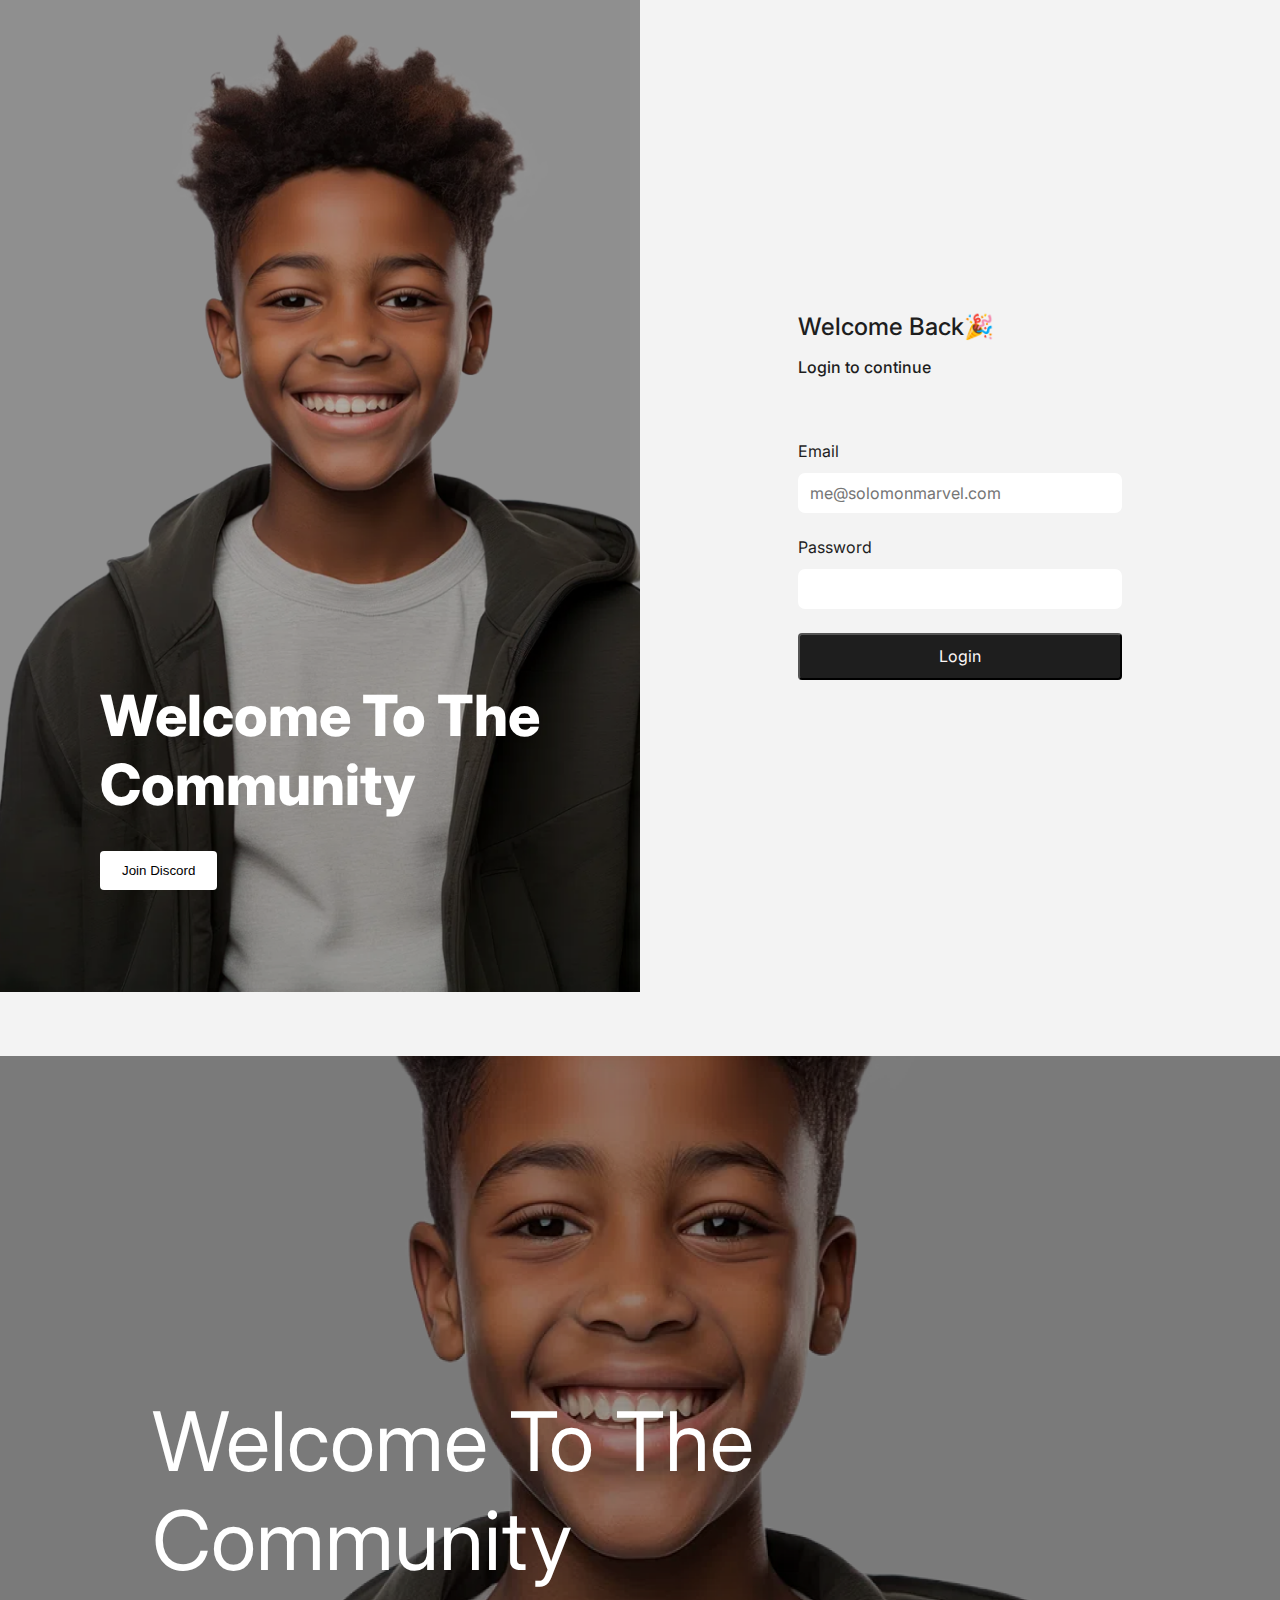
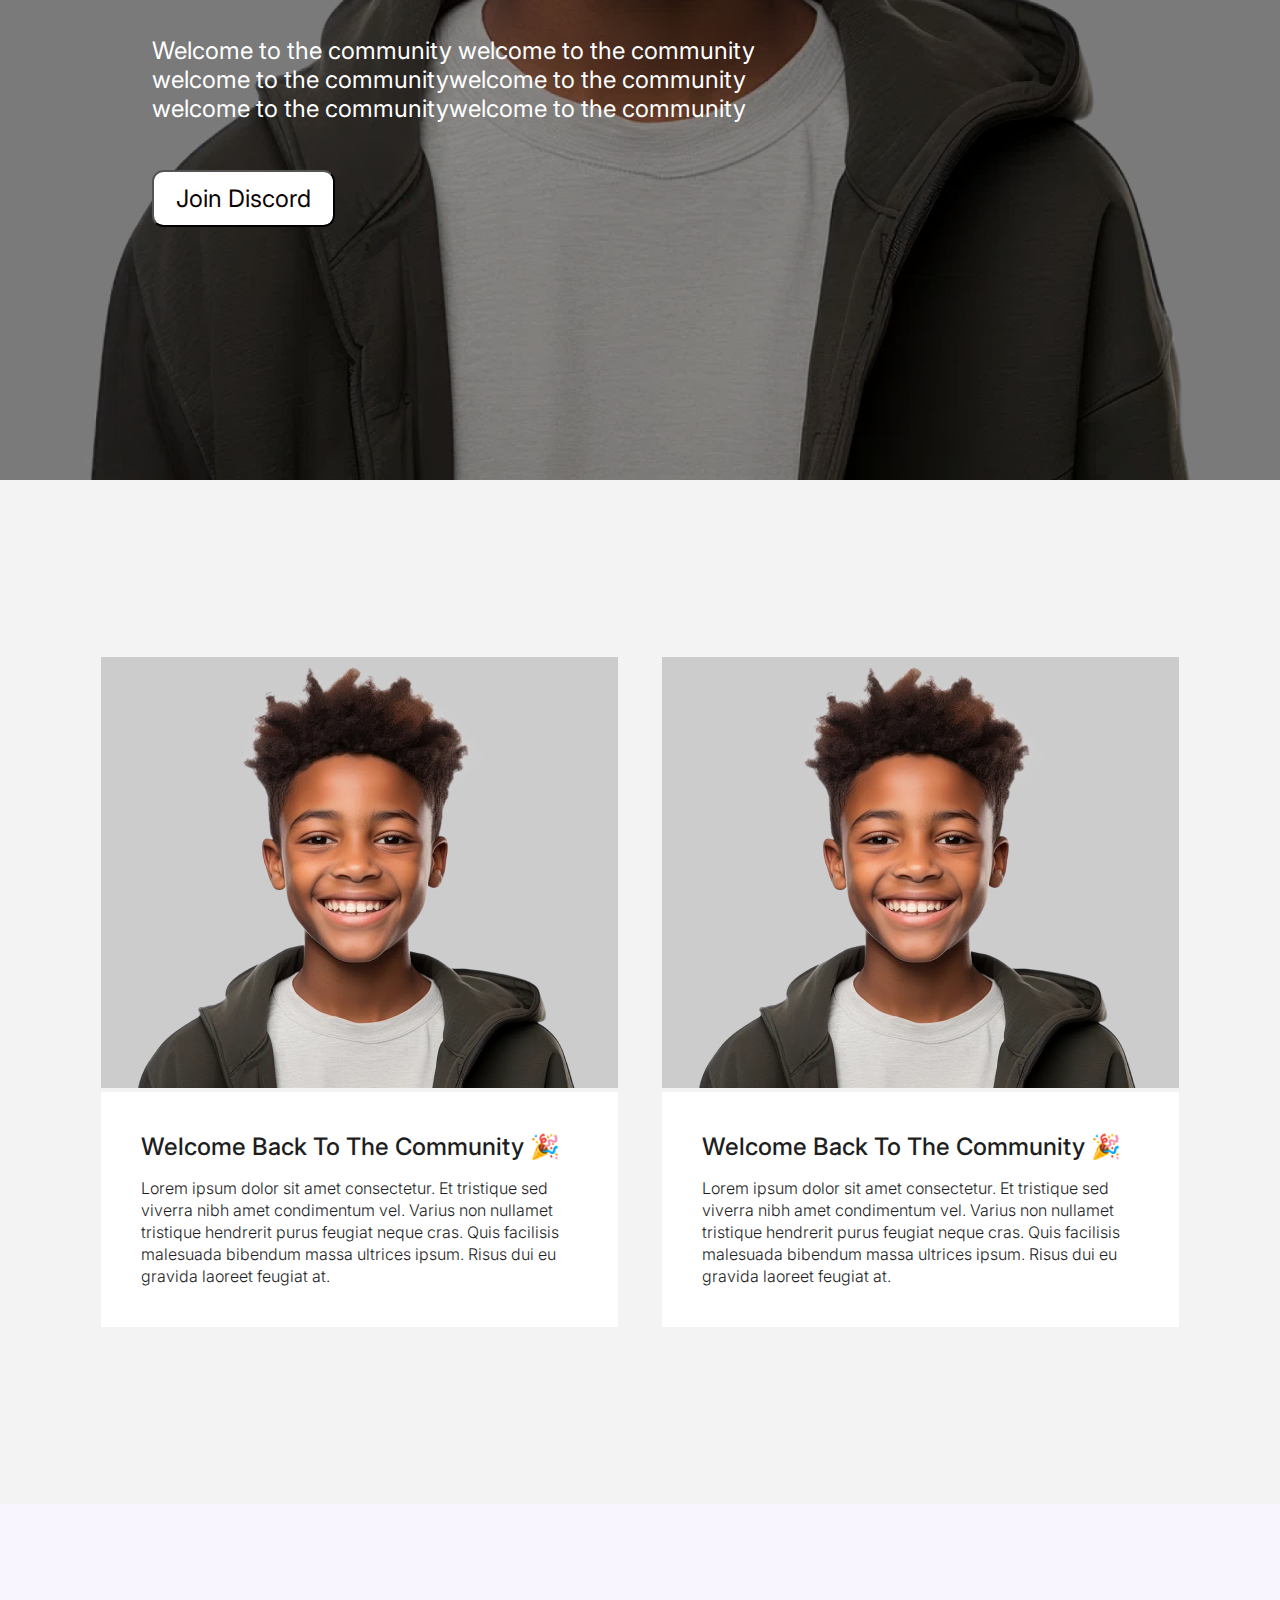
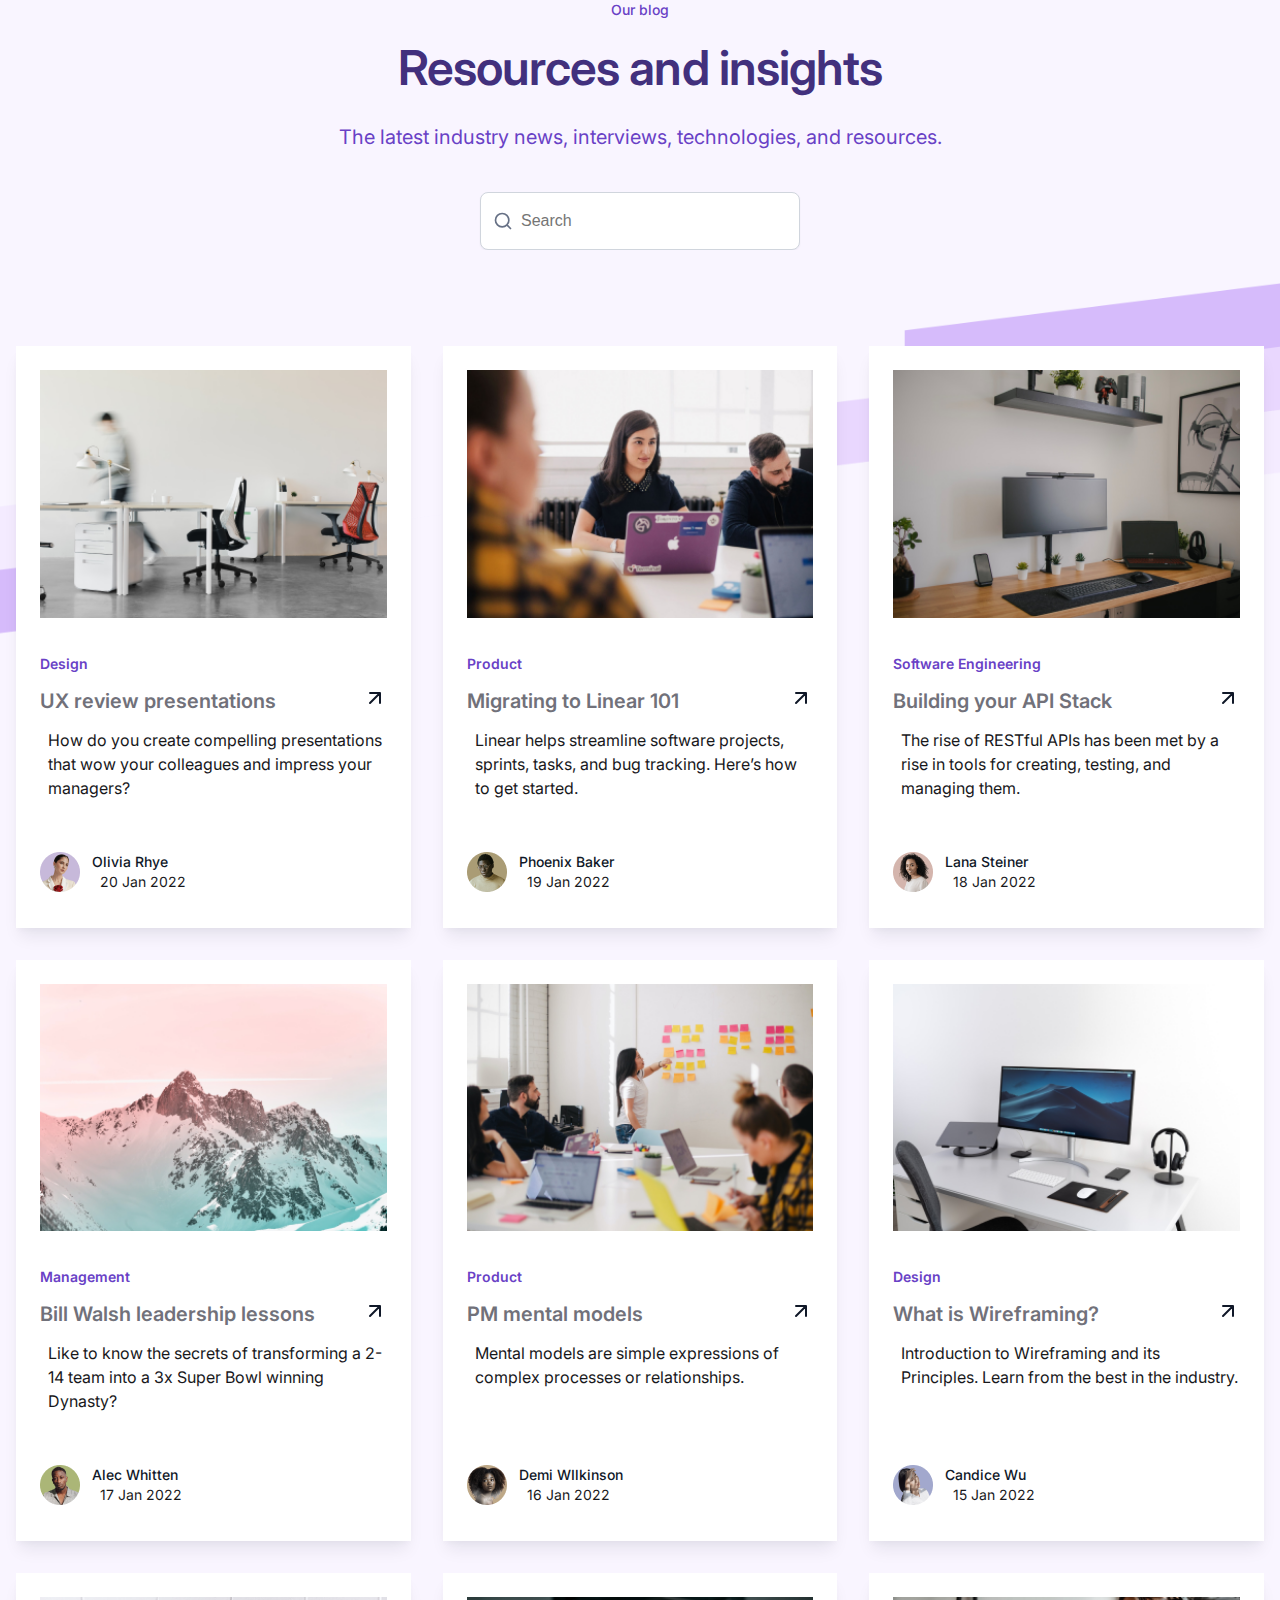
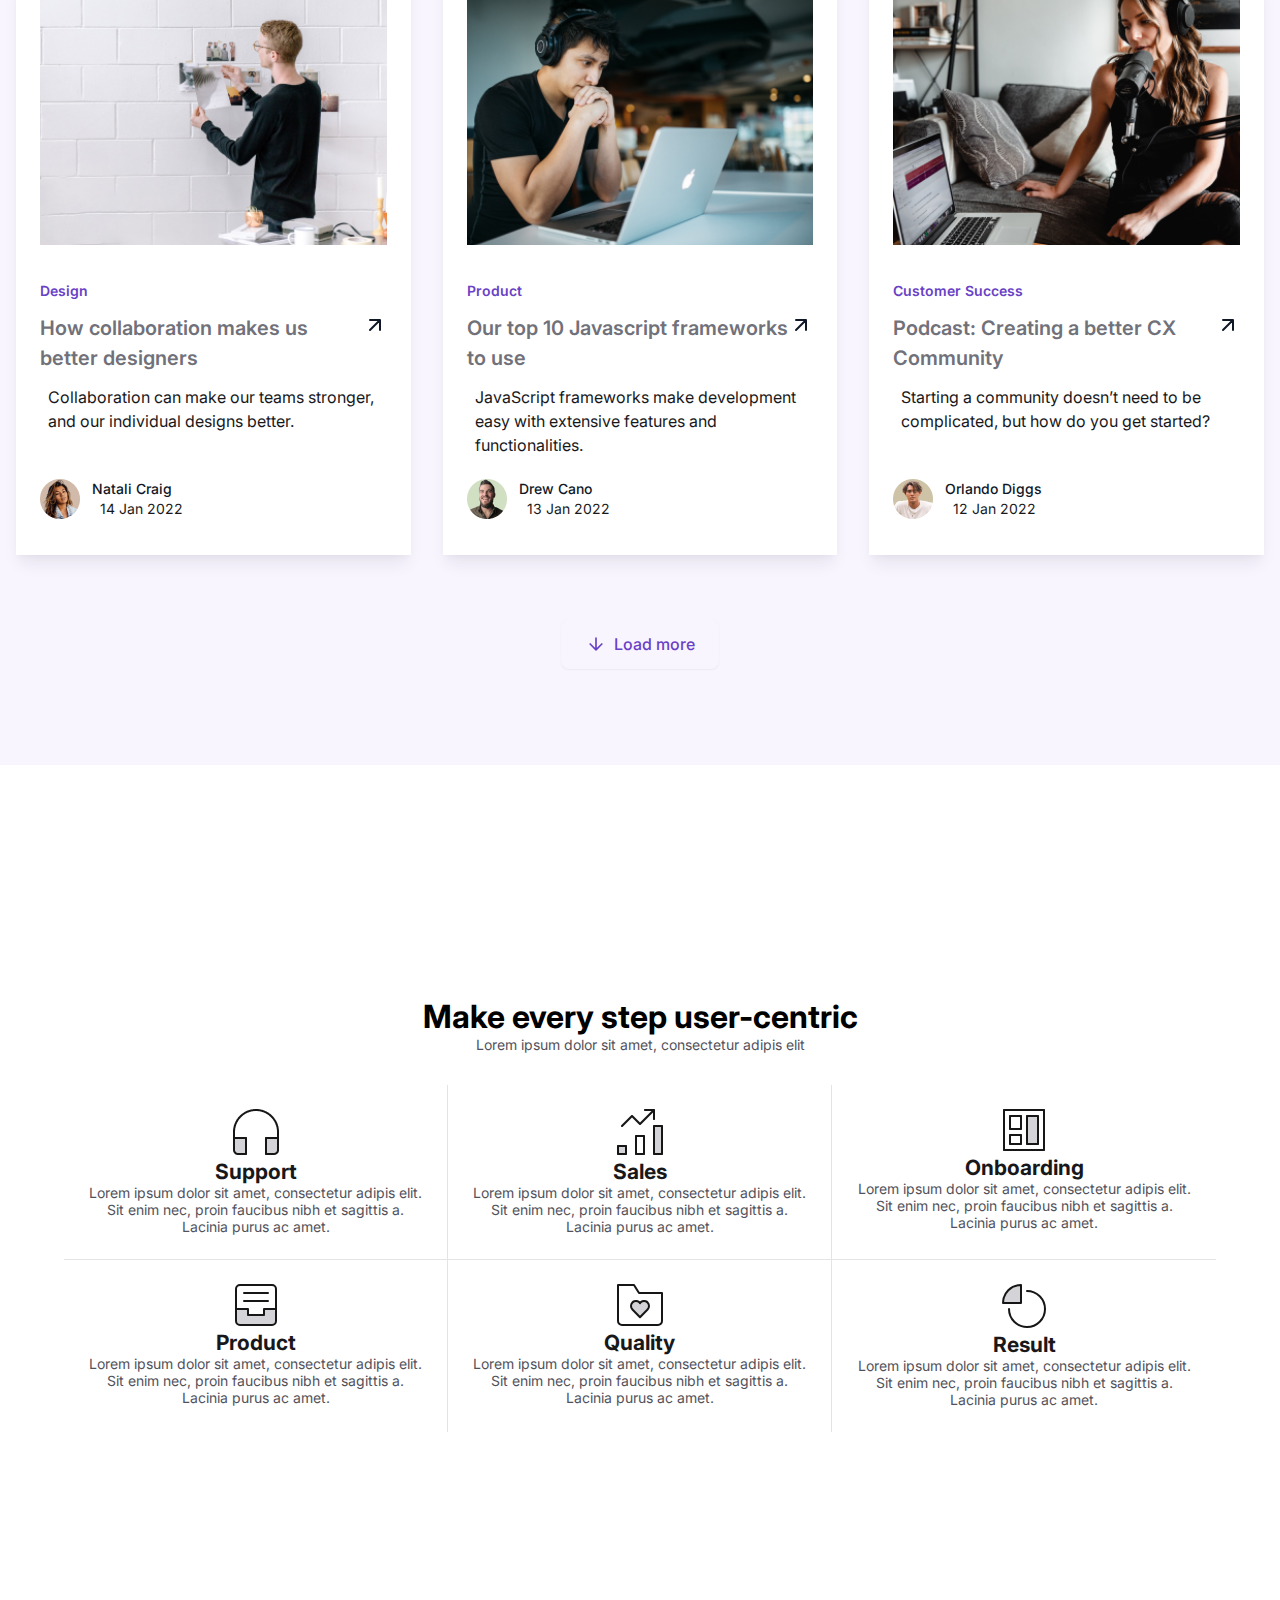
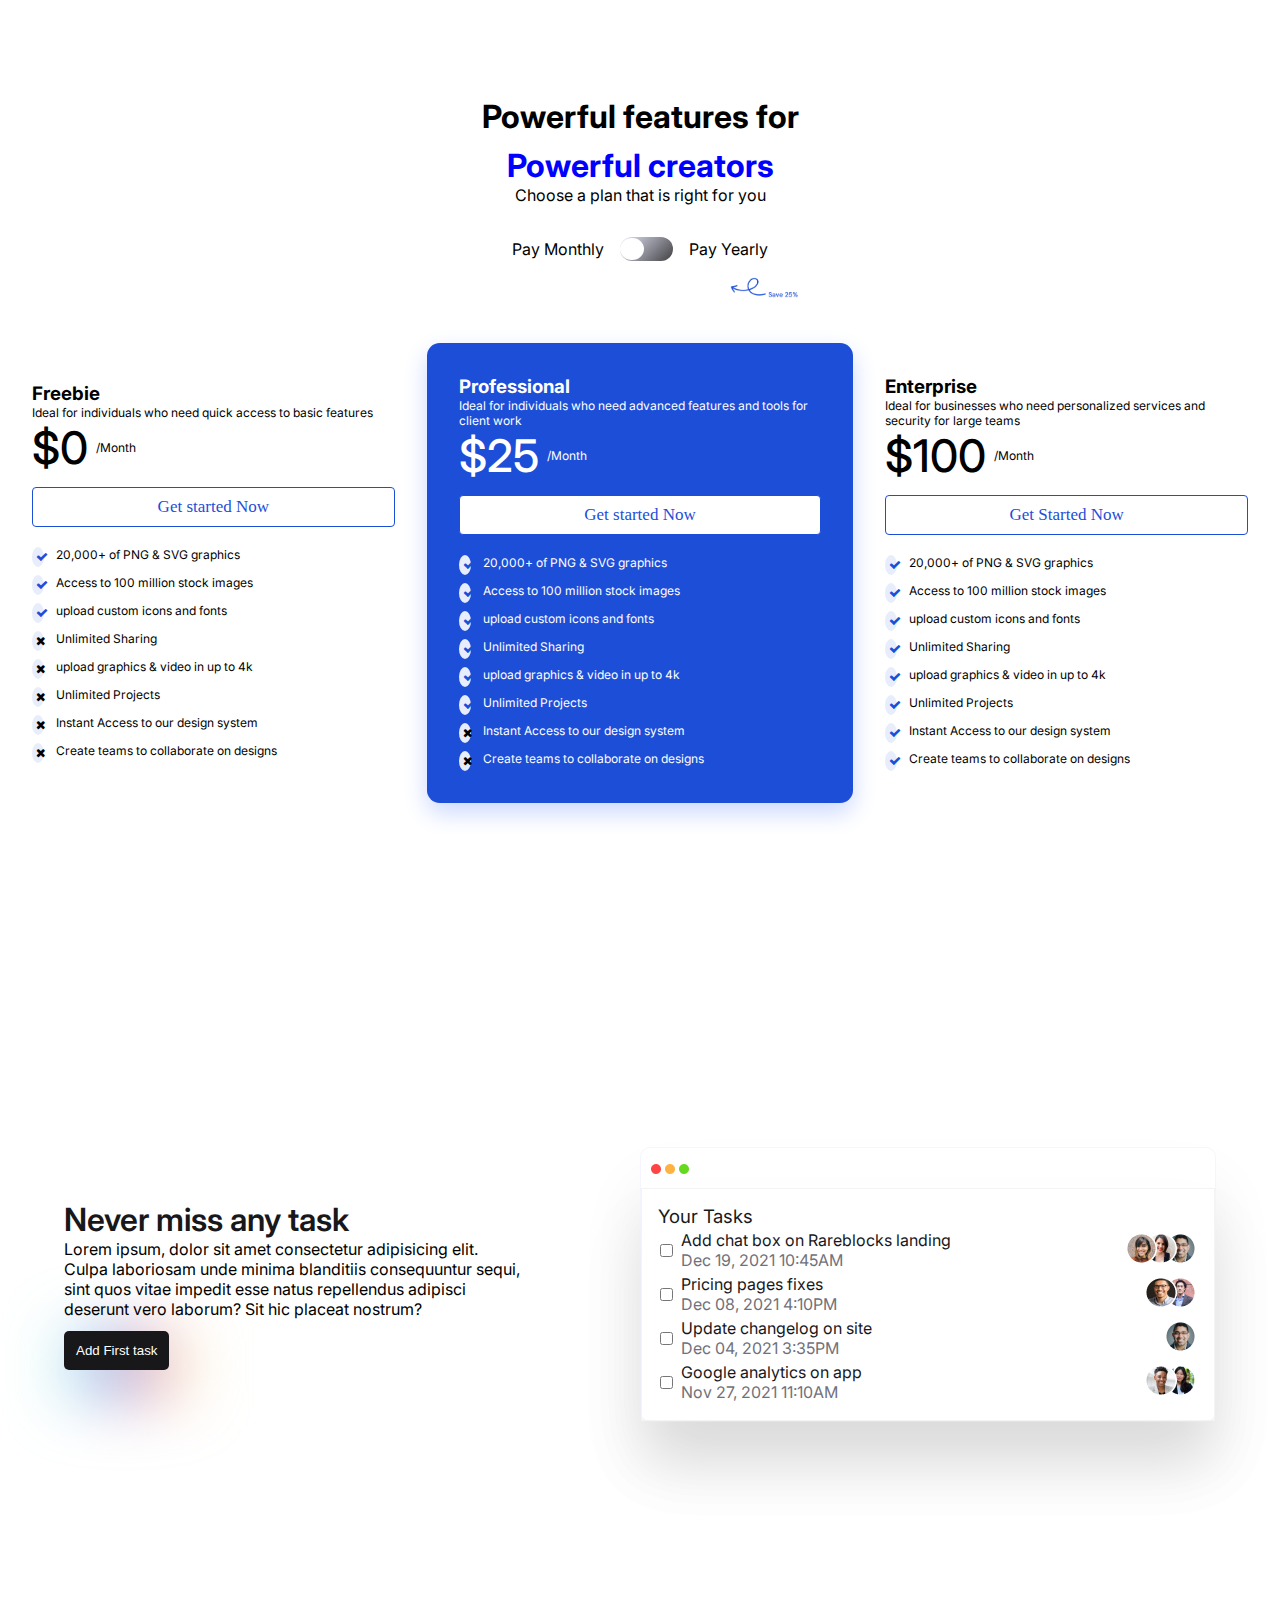
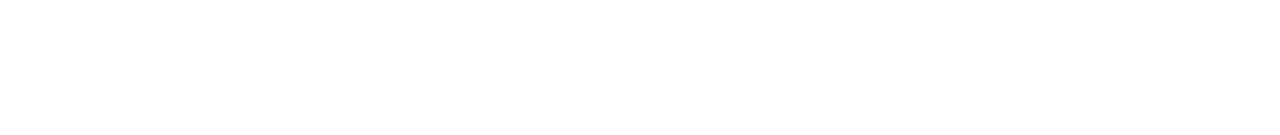
<file: index.html>
<!DOCTYPE html>
<html lang="en">

<head>
    <meta charset="UTF-8">
    <meta name="viewport" content="width=device-width, initial-scale=1.0">
    <title>Document</title>
    <!-- fonts -->
    <link rel="preconnect" href="https://fonts.googleapis.com">
    <link rel="preconnect" href="https://fonts.gstatic.com" crossorigin>
    <link
        href="https://fonts.googleapis.com/css2?family=Inter:wght@400;500;600;700&family=Work+Sans:wght@400;500;600;700&display=swap"
        rel="stylesheet">
    <!-- icons -->
    <link rel="stylesheet" href="https://cdnjs.cloudflare.com/ajax/libs/font-awesome/4.7.0/css/font-awesome.min.css">
    <!-- styles -->
    <link rel="stylesheet" href="css/styles.css">
</head>

<body>
    <main>
        <section id="section3">
            <!-- Section 3 starting-->
            <div class="section-3">
                <div class="section-3-container">
                    <div class="welcome">
                        <!-- <img class="rectangle" src="assets/img/Rectangle 1.png" /> -->
                        <div class="text">
                            <div class=" community-t">Welcome To The <br />Community</div>
                            <button class="join">
                                <div class="label">Join Discord </div>
                            </button>
                        </div>
                    </div>
                    <div class="login">
                        <div class="input-area">
                            <div class="div">
                                <div class="continue">
                                    <div class="text-1">Welcome Back🎉</div>
                                    <div class="text-2">Login to continue</div>
                                </div>
                                <div class="input-frame">
                                    <div class="email-frame">
                                        <div class="text-email">Email</div>
                                        <div class="email-field"><input type="email" class="text-3"
                                                placeholder="me@solomonmarvel.com" /></div>
                                    </div>
                                    <div class="email-frame">
                                        <div class="text-email">Password</div>
                                        <div class="email-field"><input type="password" class="text-3" placeholder="" />
                                        </div>
                                    </div>
                                    <button class="login-button">
                                        <div class="text-4">Login </div>
                                    </button>
                                </div>
                            </div>
                        </div>

                    </div>
                </div>

                <div class="login-1">
                    <div class="login-1-group">
                        <div class="frame-login-1">
                            <div class="wback">Welcome To The <br />Community</div>
                            <p class="l-p-text">
                                Welcome to the community welcome to the community<br />welcome to the communitywelcome
                                to the community<br />welcome
                                to the communitywelcome to the community
                            </p>
                            <button class="div-btn">
                                <div class="div">Join Discord </div>
                            </button>
                        </div>
                    </div>
                </div>


                <div class="profile">
                    <div class="wrapper">
                        <div class="div-p">
                            <div>
                                <img class="Rectangle-3" src="assets/img/Rectangle 3.png" />
                            </div>
                            <div class="p-wrapper">
                                <div class="div-2">
                                    <p class="p-text-1">Welcome Back To The Community 🎉</p>
                                    <p class="p-text-2">
                                        Lorem ipsum dolor sit amet consectetur. Et tristique sed viverra nibh amet
                                        condimentum vel.
                                        Varius non nullamet tristique hendrerit purus feugiat neque cras. Quis facilisis
                                        malesuada bibendum massa ultrices ipsum. Risus dui eu gravida laoreet feugiat
                                        at.
                                    </p>
                                </div>
                            </div>
                        </div>
                    </div>

                    <div class="wrapper">
                        <div class="div-p">
                            <div>
                                <img class="Rectangle-3" src="assets/img/Rectangle 3.png" />
                            </div>
                            <div class="p-wrapper">
                                <div class="div-2">
                                    <p class="p-text-1">Welcome Back To The Community 🎉</p>
                                    <p class="p-text-2">
                                        Lorem ipsum dolor sit amet consectetur. Et tristique sed viverra nibh amet
                                        condimentum vel.
                                        Varius non nullamet tristique hendrerit purus feugiat neque cras. Quis facilisis
                                        malesuada bibendum massa ultrices ipsum. Risus dui eu gravida laoreet feugiat
                                        at.
                                    </p>
                                </div>
                            </div>
                        </div>
                    </div>
                </div>
            </div>
            <!-- Section 3 ending  -->
        </section>

        <!-- Section 1 -->
        <section id="blog">
            <!-- Blog section -->
            <div class="blog">
                <!-- Blog header -->
                <div class="blog__header">
                    <h2>Our blog</h2>
                    <h1>Resources and insights</h1>
                    <p>
                        The latest industry news, interviews, technologies, and resources.
                    </p>
                    <div class="blog__header--search-container">
                        <img src="assets/icons/search.svg" alt="Search">
                        <input type="text" placeholder="Search">
                    </div>

                </div>
                <!-- Blog posts cards -->
                <div class="blog__main">
                    <div class="container">
                        <article class="blog__main--article">
                            <div class="article-image">
                                <img src="assets/img/bg-1.png" alt="Article image">
                            </div>
                            <div class="article-details">
                                <div>
                                    <h3>Design</h3>
                                    <h2><span>UX review presentations</span><img src="assets/icons/arrow-up-right.svg"
                                            alt="Arrow up right"></h2>
                                    <p>How do you create compelling presentations that wow your colleagues and impress
                                        your
                                        managers?</p>
                                </div>
                                <div class="article-author">
                                    <div class="article-author__picture">
                                        <img src="assets/img/author-1.png" alt="Author picture">
                                    </div>
                                    <div class="article-author__details">
                                        <h3>Olivia Rhye</h3>
                                        <p>20 Jan 2022</p>
                                    </div>
                                </div>
                            </div>
                        </article>
                        <article class="blog__main--article">
                            <div class="article-image">
                                <img src="assets/img/bg-2.png" alt="Article image">
                            </div>
                            <div class="article-details">
                                <div>
                                    <h3>Product</h3>
                                    <h2><span>Migrating to Linear 101</span><img src="assets/icons/arrow-up-right.svg"
                                            alt="Arrow up right"></h2>
                                    <p>Linear helps streamline software projects, sprints, tasks, and bug tracking.
                                        Here’s
                                        how to get started.</p>
                                </div>
                                <div class="article-author">
                                    <div class="article-author__picture">
                                        <img src="assets/img/author-2.png" alt="Author picture">
                                    </div>
                                    <div class="article-author__details">
                                        <h3>Phoenix Baker</h3>
                                        <p>19 Jan 2022</p>
                                    </div>
                                </div>
                            </div>
                        </article>
                        <article class="blog__main--article">
                            <div class="article-image">
                                <img src="assets/img/bg-3.png" alt="Article image">
                            </div>
                            <div class="article-details">
                                <div>
                                    <h3>Software Engineering</h3>
                                    <h2><span>Building your API Stack</span><img src="assets/icons/arrow-up-right.svg"
                                            alt="Arrow up right"></h2>
                                    <p>The rise of RESTful APIs has been met by a rise in tools for creating, testing,
                                        and
                                        managing them.</p>
                                </div>
                                <div class="article-author">
                                    <div class="article-author__picture">
                                        <img src="assets/img/author-3.png" alt="Author picture">
                                    </div>
                                    <div class="article-author__details">
                                        <h3>Lana Steiner</h3>
                                        <p>18 Jan 2022</p>
                                    </div>
                                </div>
                            </div>
                        </article>
                        <article class="blog__main--article">
                            <div class="article-image">
                                <img src="assets/img/bg-4.png" alt="Article image">
                            </div>
                            <div class="article-details">
                                <div>
                                    <h3>Management</h3>
                                    <h2><span>Bill Walsh leadership lessons</span><img
                                            src="assets/icons/arrow-up-right.svg" alt="Arrow up right"></h2>
                                    <p>Like to know the secrets of transforming a 2-14 team into a 3x Super Bowl winning
                                        Dynasty?</p>
                                </div>
                                <div class="article-author">
                                    <div class="article-author__picture">
                                        <img src="assets/img/author-4.png" alt="Author picture">
                                    </div>
                                    <div class="article-author__details">
                                        <h3>Alec Whitten</h3>
                                        <p>17 Jan 2022</p>
                                    </div>
                                </div>
                            </div>
                        </article>
                        <article class="blog__main--article">
                            <div class="article-image">
                                <img src="assets/img/bg-5.png" alt="Article image">
                            </div>
                            <div class="article-details">
                                <div>
                                    <h3>Product</h3>
                                    <h2><span>PM mental models</span><img src="assets/icons/arrow-up-right.svg"
                                            alt="Arrow up right"></h2>
                                    <p>Mental models are simple expressions of complex processes or relationships.</p>
                                </div>
                                <div class="article-author">
                                    <div class="article-author__picture">
                                        <img src="assets/img/author-5.png" alt="Author picture">
                                    </div>
                                    <div class="article-author__details">
                                        <h3>Demi WIlkinson</h3>
                                        <p>16 Jan 2022</p>
                                    </div>
                                </div>
                            </div>
                        </article>
                        <article class="blog__main--article">
                            <div class="article-image">
                                <img src="assets/img/bg-6.png" alt="Article image">
                            </div>
                            <div class="article-details">
                                <div>
                                    <h3>Design</h3>
                                    <h2><span>What is Wireframing?</span><img src="assets/icons/arrow-up-right.svg"
                                            alt="Arrow up right"></h2>
                                    <p>Introduction to Wireframing and its Principles. Learn from the best in the
                                        industry.
                                    </p>
                                </div>
                                <div class="article-author">
                                    <div class="article-author__picture">
                                        <img src="assets/img/author-6.png" alt="Author picture">
                                    </div>
                                    <div class="article-author__details">
                                        <h3>Candice Wu</h3>
                                        <p>15 Jan 2022</p>
                                    </div>
                                </div>
                            </div>
                        </article>
                        <article class="blog__main--article">
                            <div class="article-image">
                                <img src="assets/img/bg-7.png" alt="Article image">
                            </div>
                            <div class="article-details">
                                <div>
                                    <h3>Design</h3>
                                    <h2><span>How collaboration makes us better designers</span><img
                                            src="assets/icons/arrow-up-right.svg" alt="Arrow up right"></h2>
                                    <p>Collaboration can make our teams stronger, and our individual designs better.</p>
                                </div>
                                <div class="article-author">
                                    <div class="article-author__picture">
                                        <img src="assets/img/author-7.png" alt="Author picture">
                                    </div>
                                    <div class="article-author__details">
                                        <h3>Natali Craig</h3>
                                        <p>14 Jan 2022</p>
                                    </div>
                                </div>
                            </div>
                        </article>
                        <article class="blog__main--article">
                            <div class="article-image">
                                <img src="assets/img/bg-8.png" alt="Article image">
                            </div>
                            <div class="article-details">
                                <div>
                                    <h3>Product</h3>
                                    <h2><span>Our top 10 Javascript frameworks to use</span><img
                                            src="assets/icons/arrow-up-right.svg" alt="Arrow up right"></h2>
                                    <p>JavaScript frameworks make development easy with extensive features and
                                        functionalities.</p>
                                </div>
                                <div class="article-author">
                                    <div class="article-author__picture">
                                        <img src="assets/img/author-8.png" alt="Author picture">
                                    </div>
                                    <div class="article-author__details">
                                        <h3>Drew Cano</h3>
                                        <p>13 Jan 2022</p>
                                    </div>
                                </div>
                            </div>
                        </article>
                        <article class="blog__main--article">
                            <div class="article-image">
                                <img src="assets/img/bg-9.png" alt="Article image">
                            </div>
                            <div class="article-details">
                                <div>
                                    <h3>Customer Success</h3>
                                    <h2><span>Podcast: Creating a better CX Community</span><img
                                            src="assets/icons/arrow-up-right.svg" alt="Arrow up right"></h2>
                                    <p>Starting a community doesn’t need to be complicated, but how do you get started?
                                    </p>
                                </div>
                                <div class="article-author">
                                    <div class="article-author__picture">
                                        <img src="assets/img/author-9.png" alt="Author picture">
                                    </div>
                                    <div class="article-author__details">
                                        <h3>Orlando Diggs</h3>
                                        <p>12 Jan 2022</p>
                                    </div>
                                </div>
                            </div>
                        </article>
                    </div>
                </div>
                <!-- Blog footer -->
                <div class="blog__footer">
                    <button><img src="assets/icons/arrow-down.svg" alt="Arrow down"><span>Load more</span></button>
                </div>
            </div>
        </section>

        <!-- Section 2 -->
        <section class="section-2">
            <div class="steps-user-content">
                <div class="steps-user_centric">
                    <h1>Make every step user-centric</h1>
                    <p>Lorem ipsum dolor sit amet, consectetur adipis elit</p>
                </div>
                <div class="steps-services">
                    <div class="steps-services-card-1">
                        <img src="assets/img/support.png" alt="support">
                        <h2>Support</h2>
                        <p>Lorem ipsum dolor sit amet, consectetur adipis elit. Sit enim nec, proin faucibus nibh et
                            sagittis a. Lacinia purus ac amet.</p>
                    </div>
                    <!-- <hr> -->
                    <div class="steps-services-card-2">
                        <img src="assets/img/sales.png" alt="sales">
                        <h2>Sales</h2>
                        <p>Lorem ipsum dolor sit amet, consectetur adipis elit. Sit enim nec, proin faucibus nibh et
                            sagittis a. Lacinia purus ac amet.</p>
                    </div>
                    <!-- <hr> -->
                    <div class="steps-services-card-3">
                        <img src="assets/img/onboarding.png" alt="onboarding">
                        <h2>Onboarding</h2>
                        <p>Lorem ipsum dolor sit amet, consectetur adipis elit. Sit enim nec, proin faucibus nibh et
                            sagittis a. Lacinia purus ac amet.</p>
                    </div>
                    <div class="steps-services-card-4">
                        <img src="assets/img/product.svg" alt="product-icon">
                        <h2>Product</h2>
                        <p>Lorem ipsum dolor sit amet, consectetur adipis elit. Sit enim nec, proin faucibus nibh et
                            sagittis a. Lacinia purus ac amet.</p>
                    </div>
                    <!-- <hr> -->
                    <div class="steps-services-card-5">
                        <div>
                            <img src="assets/img/quality.svg" alt="quality-icon">
                            <h2>Quality</h2>
                            <p>Lorem ipsum dolor sit amet, consectetur adipis elit. Sit enim nec, proin faucibus nibh et
                                sagittis a. Lacinia purus ac amet.</p>
                        </div>
                    </div>
                    <!-- <hr> -->
                    <div class="steps-services-card-6">
                        <div>
                            <img src="assets/img/result.svg" alt="results">
                            <h2>Result</h2>
                            <p>Lorem ipsum dolor sit amet, consectetur adipis elit. Sit enim nec, proin faucibus nibh et
                                sagittis a. Lacinia purus ac amet.</p>
                        </div>
                    </div>
                </div>
            </div>

            <!-- pricing -->
            <div class="pricing">
                <header class="pricing-header">
                    <h1>Powerful features for <span style="color: blue;">Powerful creators</span></h1>
                    <p>Choose a plan that is right for you</p>
                    <div class="pricing-header_save">
                        <img src="assets/img/Group-save_pay.png" alt="">
                    </div>
                    <div class="toggle">
                        <label for="Monthly">Pay Monthly</label>
                        <div class="toggle-btn">
                            <input type="checkbox" id="checkbox" class="checkbox">
                            <label for="checkbox" class="sub" id="suv">
                                <div class="circle"></div>
                            </label>
                        </div>
                        <label for="Annually">Pay Yearly</label>
                    </div>
                </header>

                <!-- Pricing cards -->

                <div class="cards">
                    <div class="card shadow">
                        <h3>Freebie</h3>
                        <p>Ideal for individuals who need quick access to basic features</p>
                        <p class="amt"><span>$0</span>/Month</p>
                        <button>Get started Now</button>
                        <div class="details">
                            <ul>
                                <li><i class="fa fa-check"></i>20,000+ of PNG & SVG graphics</li>
                                <li><i class="fa fa-check"></i>Access to 100 million stock images</li>
                                <li><i class="fa fa-check"></i>upload custom icons and fonts</li>
                                <li><i class="fa fa-times" id="icon1"></i>Unlimited Sharing</li>
                                <li><i class="fa fa-times" id="icon1"></i>upload graphics & video in up to 4k</li>
                                <li><i class="fa fa-times" id="icon1"></i>Unlimited Projects</li>
                                <li><i class="fa fa-times" id="icon1"></i>Instant Access to our design system</li>
                                <li><i class="fa fa-times" id="icon1"></i>Create teams to collaborate on designs</li>
                            </ul>
                        </div>
                    </div>

                    <div class="card active">
                        <h3>Professional</h3>
                        <p>Ideal for individuals who need advanced features and tools for client work</p>
                        <p class="amt"><span class="amt-prof">$25</span>/Month</p>
                        <button>Get started Now</button>
                        <div class="details">
                            <ul>
                                <li><i class="fa fa-check"></i>20,000+ of PNG & SVG graphics</li>
                                <li><i class="fa fa-check"></i>Access to 100 million stock images</li>
                                <li><i class="fa fa-check"></i>upload custom icons and fonts</li>
                                <li><i class="fa fa-check"></i>Unlimited Sharing</li>
                                <li><i class="fa fa-check"></i>upload graphics & video in up to 4k</li>
                                <li><i class="fa fa-check"></i>Unlimited Projects</li>
                                <li><i class="fa fa-times"></i>Instant Access to our design system</li>
                                <li><i class="fa fa-times"></i>Create teams to collaborate on designs</li>
                            </ul>
                        </div>

                    </div>
                    <div class="card shadow">
                        <h3>Enterprise</h3>
                        <p>Ideal for businesses who need personalized services and security for large teams</p>
                        <p class="amt"><span>$100</span>/Month</p>
                        <button>Get Started Now</button>
                        <div class="details">
                            <ul>
                                <li><i class="fa fa-check"></i>20,000+ of PNG & SVG graphics</li>
                                <li><i class="fa fa-check"></i>Access to 100 million stock images</li>
                                <li><i class="fa fa-check"></i>upload custom icons and fonts</li>
                                <li><i class="fa fa-check"></i>Unlimited Sharing</li>
                                <li><i class="fa fa-check"></i>upload graphics & video in up to 4k</li>
                                <li><i class="fa fa-check"></i>Unlimited Projects</li>
                                <li><i class="fa fa-check"></i>Instant Access to our design system</li>
                                <li><i class="fa fa-check"></i>Create teams to collaborate on designs</li>
                            </ul>
                        </div>
                    </div>
                </div>
            </div>

            <!-- Never miss task -->
            <div class="bottom-task">
                <div class="info">
                    <h1>Never miss any task</h1>
                    <p>Lorem ipsum, dolor sit amet consectetur adipisicing elit. <br>Culpa laboriosam unde minima
                        blanditiis
                        consequuntur sequi, <br>sint quos vitae impedit esse natus repellendus adipisci <br>deserunt
                        vero
                        laborum?
                        Sit hic placeat nostrum?</p>
                    <div class="btn btn-first_task">
                        <button>Add First task</button>
                    </div>
                </div>
                <div class="bottom-task-info">
                    <div class="task-icons">
                        <img src="assets/img/Ellipse-1.png" alt="">
                        <img src="assets/img/Ellipse-2.png" alt="">
                        <img src="assets/img/Ellipse-3.png" alt="">
                    </div>
                    <div class="bottom-task-detail">
                        <h3>Your Tasks</h3>
                        <div class="task-details">
                            <div class="tasks">
                                <label class="container">
                                    <input type="checkbox">
                                    <p>Add chat box on Rareblocks landing <br><span class="date">Dec 19, 2021
                                            10:45AM</span>
                                    </p>
                                    <span class="checkmark"></span>
                                </label>
                                <div>
                                    <img src="assets/img/image-1.png" alt="face one">
                                </div>
                            </div>
                            <div class="tasks">
                                <label class="container">
                                    <input type="checkbox">
                                    <p>Pricing pages fixes <br> <span class="date"> Dec 08, 2021 4:10PM</span></p>
                                    <span class="checkmark"></span>
                                </label>
                                <div>
                                    <img src="assets/img/Image-2.png" alt="face two">
                                </div>
                            </div>
                            <div class="tasks">
                                <label class="container">
                                    <input type="checkbox">
                                    <p>Update changelog on site <br> <span class="date">Dec 04, 2021 3:35PM</span></p>
                                    <span class="checkmark"></span>
                                </label>
                                <div>
                                    <img src="assets/img/Image-3.png" alt="face three">
                                </div>
                            </div>
                            <div class="tasks">
                                <label class="container">
                                    <input type="checkbox">
                                    <p>Google analytics on app <br> <span class="date">Nov 27, 2021 11:10AM</span></p>
                                    <span class="checkmark"></span>
                                </label>
                                <div>
                                    <img src="assets/img/Images-4.png" alt="face four">
                                </div>
                            </div>
                        </div>
                    </div>

                </div>
            </div>
        </section>
    </main>
</body>

</html>
</file>
<file: css/styles.css>
@import url("base.css");
@import url("section-one.css");
@import url("section-two.css");
@import url("section-three.css");
</file>
